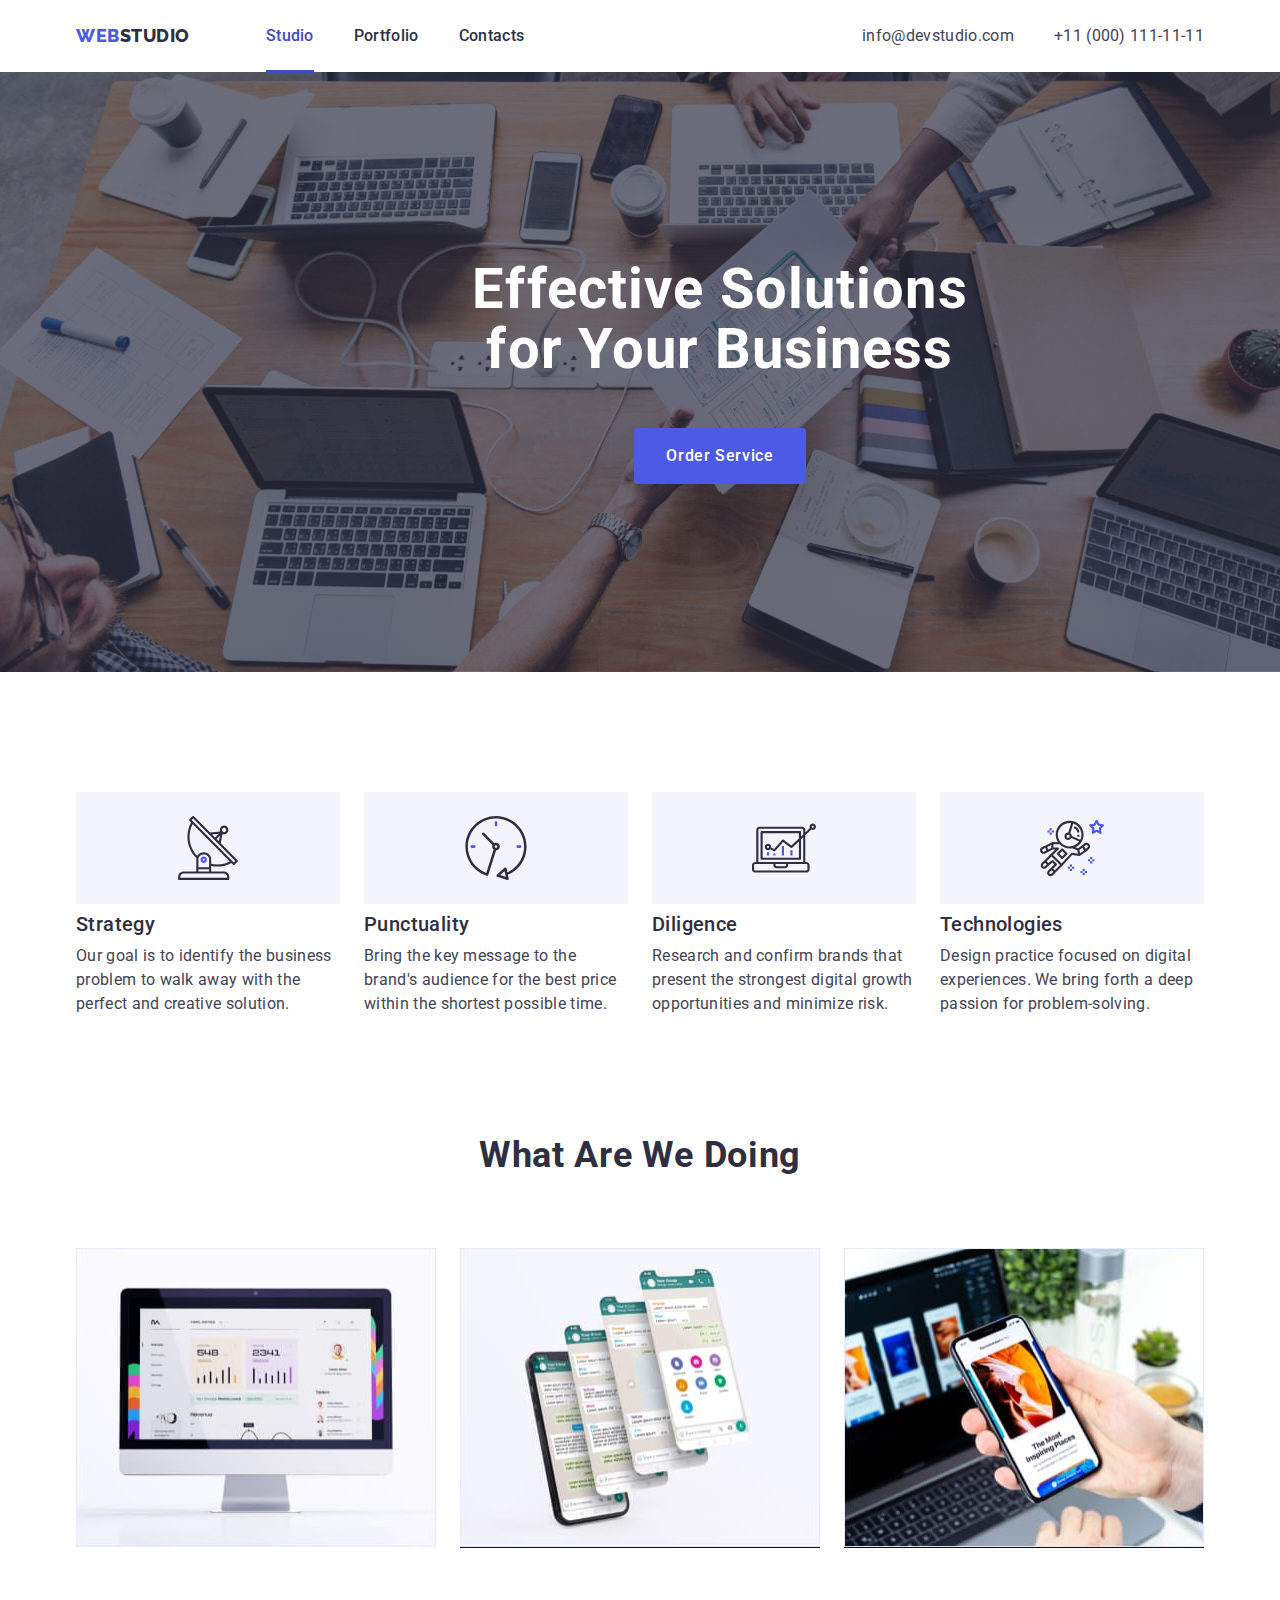
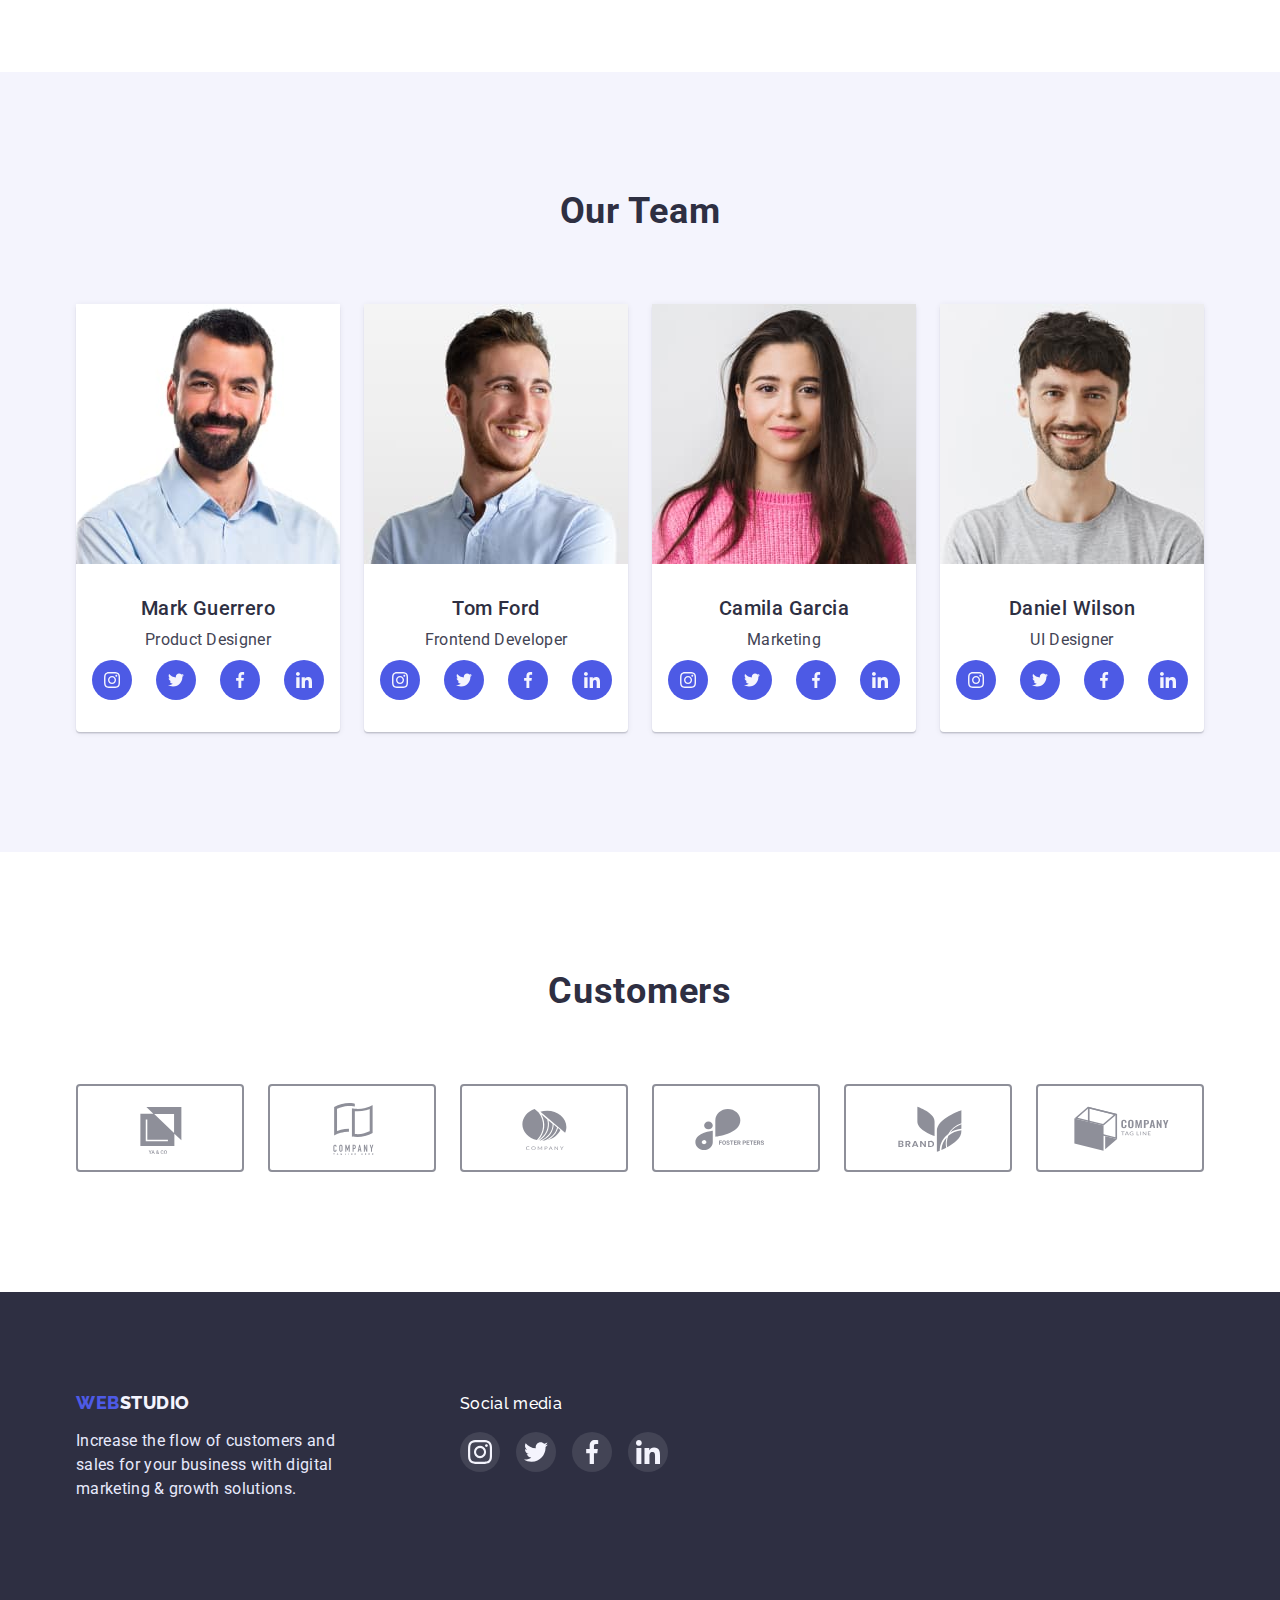
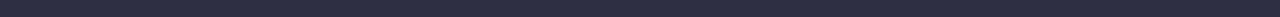
<file: index.html>
<!DOCTYPE html>
<html lang="en">
  <head>
    <meta charset="UTF-8" />
    <meta http-equiv="X-UA-Compatible" content="IE=edge" />
    <meta name="viewport" content="width=device-width, initial-scale=1.0" />
    <title>WebStudio</title>
    <link rel="preconnect" href="https://fonts.googleapis.com" />
    <link rel="preconnect" href="https://fonts.gstatic.com" crossorigin />
    <link
      href="https://fonts.googleapis.com/css2?family=Raleway:wght@800&family=Roboto:wght@400;500;700&display=swap"
      rel="stylesheet"
    />
    <link
      rel="stylesheet"
      href="https://cdnjs.cloudflare.com/ajax/libs/modern-normalize/1.1.0/modern-normalize.min.css"
    />
    <link rel="stylesheet" href="./css/styles.css" />
  </head>
  <body>
    <!-------------------------HEADER---------------------------------->
    <header class="header-titel">
      <div class="conteiner header-flex">
        <nav class="site-nav header-flex">
          <a class="color logo link" href="./index.html">
            Web<span class="logo-titel">Studio</span></a
          >
          <ul class="list pages-nav header-flex">
            <li>
              <a class="site-nav-ling active-page link" href="./index.html"
                >Studio</a
              >
            </li>
            <li>
              <a class="site-nav-ling link" href="./portfolio.html">
                Portfolio</a
              >
            </li>
            <li>
              <a class="site-nav-ling link" href=""> Contacts</a>
            </li>
          </ul>
        </nav>
        <address class="contacs">
          <ul class="list header-flex contacs-list">
            <li>
              <a class="auth-nav-ling link" href="mailto:info@devstudio.com"
                >info@devstudio.com</a
              >
            </li>

            <li>
              <a class="auth-nav-ling link" href="tel:+110001111111"
                >+11 (000) 111-11-11</a
              >
            </li>
          </ul>
        </address>
      </div>
    </header>
    <main>
      <!------------------------------BANER------------------------------------->
      <section class="baner">
        <div class="conteiner">
          <h1 class="baner-titel">Effective Solutions for Your Business</h1>
          <button class="button pointer button-baner" data-modal-open>
            Order Service
          </button>
        </div>
        <div class="backdrop is-hidden" data-modal>
          <div class="madal">
            <button class="close pointer" data-modal-close>
              <svg class="close-item">
                <use href="./images/symbol-defs.svg#icon-Vector"></use>
              </svg>
            </button>
          </div>
        </div>
      </section>
      <!---------------------------BENEFITS----------------------->
      <section class="benefits">
        <div class="conteiner">
          <h2 hidden>Our benefits</h2>
          <ul class="list flex-ben">
            <li class="benefits-item">
              <div class="benefits-svg">
                <svg class="svg-item">
                  <use href="./images/symbol-defs.svg#icon-antenna"></use>
                </svg>
              </div>
              <h3 class="benefits-list">Strategy</h3>
              <p class="benefits-text">
                Our goal is to identify the business problem to walk away with
                the perfect and creative solution.
              </p>
            </li>
            <li class="benefits-item">
              <div class="benefits-svg">
                <svg class="svg-item">
                  <use href="./images/symbol-defs.svg#icon-clock"></use>
                </svg>
              </div>
              <h3 class="benefits-list">Punctuality</h3>
              <p class="benefits-text">
                Bring the key message to the brand's audience for the best price
                within the shortest possible time.
              </p>
            </li>
            <li class="benefits-item">
              <div class="benefits-svg">
                <svg class="svg-item">
                  <use href="./images/symbol-defs.svg#icon-diagram"></use>
                </svg>
              </div>
              <h3 class="benefits-list">Diligence</h3>
              <p class="benefits-text">
                Research and confirm brands that present the strongest digital
                growth opportunities and minimize risk.
              </p>
            </li>

            <li class="benefits-item">
              <div class="benefits-svg">
                <svg class="svg-item">
                  <use href="./images/symbol-defs.svg#icon-astronaut"></use>
                </svg>
              </div>
              <h3 class="benefits-list">Technologies</h3>
              <p class="benefits-text">
                Design practice focused on digital experiences. We bring forth a
                deep passion for problem-solving.
              </p>
            </li>
          </ul>
        </div>
      </section>
      <!--------------------------REASONS------------------------>
      <section class="reasons">
        <div class="conteiner">
          <h2 class="reasons-list">What are we doing</h2>
          <ul class="list reasons-flex">
            <li class="reasons-item">
              <img
                src="./images/gallery/img1.jpg"
                alt="internet sites"
                width="360"
                height="300"
              />
            </li>
            <li class="reasons-item">
              <img
                src="./images/gallery/img2.jpg"
                alt="messengers"
                width="360"
                height="300"
              />
            </li>
            <li>
              <img
                src="./images/gallery/img3.jpg"
                alt="mobile applications"
                width="360"
                height="300"
              />
            </li>
          </ul>
        </div>
      </section>
      <!----------------------------------TEAM---------------------->
      <section class="team">
        <div class="conteiner">
          <h2 class="team-list">Our Team</h2>
          <ul class="list team-flex">
            <li class="team-section">
              <img
                class="port-list"
                src="./images/team/markguerrero.jpg"
                alt="Smail Mark"
                width="264"
                height="260"
              />
              <div class="team-item">
                <h3 class="team-hero">Mark Guerrero</h3>
                <p class="hero-text">Product Designer</p>
                <ul class="list contacts">
                  <li>
                    <a href="" class="contacs-stail">
                      <svg class="contacts-item">
                        <use
                          href="./images/symbol-defs.svg#icon-instagram"
                        ></use>
                      </svg>
                    </a>
                  </li>
                  <li>
                    <a href="" class="contacs-stail">
                      <svg class="contacts-item">
                        <use
                          href="./images/symbol-defs.svg#icon-twitter "
                        ></use>
                      </svg>
                    </a>
                  </li>
                  <li>
                    <a href="" class="contacs-stail">
                      <svg class="contacts-item">
                        <use
                          href="./images/symbol-defs.svg#icon-facebook "
                        ></use>
                      </svg>
                    </a>
                  </li>
                  <li>
                    <a href="" class="contacs-stail">
                      <svg class="contacts-item">
                        <use
                          href="./images/symbol-defs.svg#icon-linkedin "
                        ></use>
                      </svg>
                    </a>
                  </li>
                </ul>
              </div>
            </li>

            <li class="team-section">
              <img
                class="port-list"
                src="./images/team/tomford.jpg"
                alt="Positive Tom "
                width="264"
                height="260"
              />
              <div class="team-item">
                <h3 class="team-hero">Tom Ford</h3>
                <p class="hero-text">Frontend Developer</p>
                <ul class="list contacts">
                  <li>
                    <a href="" class="contacs-stail">
                      <svg class="contacts-item">
                        <use
                          href="./images/symbol-defs.svg#icon-instagram"
                        ></use>
                      </svg>
                    </a>
                  </li>
                  <li>
                    <a href="" class="contacs-stail">
                      <svg class="contacts-item">
                        <use
                          href="./images/symbol-defs.svg#icon-twitter "
                        ></use>
                      </svg>
                    </a>
                  </li>
                  <li>
                    <a href="" class="contacs-stail">
                      <svg class="contacts-item">
                        <use
                          href="./images/symbol-defs.svg#icon-facebook "
                        ></use>
                      </svg>
                    </a>
                  </li>
                  <li>
                    <a href="" class="contacs-stail">
                      <svg class="contacts-item">
                        <use
                          href="./images/symbol-defs.svg#icon-linkedin "
                        ></use>
                      </svg>
                    </a>
                  </li>
                </ul>
              </div>
            </li>
            <li class="team-section">
              <img
                class="port-list"
                src="./images/team/camilagarcia.jpg"
                alt="Beautiful Camila"
                width="264"
                height="260"
              />
              <div class="team-item">
                <h3 class="team-hero">Camila Garcia</h3>
                <p class="hero-text">Marketing</p>
                <ul class="list contacts">
                  <li>
                    <a href="" class="contacs-stail">
                      <svg class="contacts-item">
                        <use
                          href="./images/symbol-defs.svg#icon-instagram"
                        ></use>
                      </svg>
                    </a>
                  </li>
                  <li>
                    <a href="" class="contacs-stail">
                      <svg class="contacts-item">
                        <use
                          href="./images/symbol-defs.svg#icon-twitter "
                        ></use>
                      </svg>
                    </a>
                  </li>
                  <li>
                    <a href="" class="contacs-stail">
                      <svg class="contacts-item">
                        <use
                          href="./images/symbol-defs.svg#icon-facebook "
                        ></use>
                      </svg>
                    </a>
                  </li>
                  <li>
                    <a href="" class="contacs-stail">
                      <svg class="contacts-item">
                        <use
                          href="./images/symbol-defs.svg#icon-linkedin "
                        ></use>
                      </svg>
                    </a>
                  </li>
                </ul>
              </div>
            </li>
            <li class="team-section">
              <img
                class="port-list"
                src="./images/team/danielwilson.jpg"
                alt="Happy Daniel"
                width="264"
                height="260"
              />
              <div class="team-item">
                <h3 class="team-hero">Daniel Wilson</h3>
                <p class="hero-text">UI Designer</p>
                <ul class="list contacts">
                  <li>
                    <a href="" class="contacs-stail">
                      <svg class="contacts-item">
                        <use
                          href="./images/symbol-defs.svg#icon-instagram"
                        ></use>
                      </svg>
                    </a>
                  </li>
                  <li>
                    <a href="" class="contacs-stail">
                      <svg class="contacts-item">
                        <use
                          href="./images/symbol-defs.svg#icon-twitter "
                        ></use>
                      </svg>
                    </a>
                  </li>
                  <li>
                    <a href="" class="contacs-stail">
                      <svg class="contacts-item">
                        <use
                          href="./images/symbol-defs.svg#icon-facebook "
                        ></use>
                      </svg>
                    </a>
                  </li>
                  <li>
                    <a href="" class="contacs-stail">
                      <svg class="contacts-item">
                        <use
                          href="./images/symbol-defs.svg#icon-linkedin "
                        ></use>
                      </svg>
                    </a>
                  </li>
                </ul>
              </div>
            </li>
          </ul>
        </div>
      </section>
      <!---------------------------Customers------------------------>
      <section class="customers">
        <div class="conteiner">
          <h2 class="customers-titel">Customers</h2>
          <ul class="list customers-list">
            <li class="customers-item">
              <a href="" class="customers-stail">
                <svg class="customers-svg">
                  <use href="./images/symbol-defs.svg#icon-Logo1"></use>
                </svg>
              </a>
            </li>
            <li class="customers-item">
              <a href="" class="customers-stail">
                <svg class="customers-svg">
                  <use href="./images/symbol-defs.svg#icon-Logo2"></use>
                </svg>
              </a>
            </li>
            <li class="customers-item">
              <a href="" class="customers-stail">
                <svg class="customers-svg">
                  <use href="./images/symbol-defs.svg#icon-Logo3"></use>
                </svg>
              </a>
            </li>
            <li class="customers-item">
              <a href="" class="customers-stail">
                <svg class="customers-svg">
                  <use href="./images/symbol-defs.svg#icon-Logo4"></use>
                </svg>
              </a>
            </li>
            <li class="customers-item">
              <a href="" class="customers-stail">
                <svg class="customers-svg">
                  <use href="./images/symbol-defs.svg#icon-Logo5"></use>
                </svg>
              </a>
            </li>
            <li class="customers-item">
              <a href="" class="customers-stail">
                <svg class="customers-svg">
                  <use href="./images/symbol-defs.svg#icon-Logo6"></use>
                </svg>
              </a>
            </li>
          </ul>
        </div>
      </section>
    </main>
    <!-------------------------------FOOTER------------------------------->
    <footer class="footer">
      <div class="conteiner footer-section">
        <div>
          <a class="logo-footer logo link" href="./index.html"
            >Web<span class="footer-titel">Studio</span>
          </a>
          <p class="footer-text">
            Increase the flow of customers and sales for your business with
            digital marketing & growth solutions.
          </p>
        </div>
        <div class="media">
          <h2 class="media-titel">Social media</h2>
          <ul class="list contacts-footer">
            <li>
              <a href="" class="contacs-footer-stail">
                <svg class="contacts-footer-item">
                  <use href="./images/symbol-defs.svg#icon-instagram"></use>
                </svg>
              </a>
            </li>
            <li>
              <a href="" class="contacs-footer-stail">
                <svg class="contacts-footer-item">
                  <use href="./images/symbol-defs.svg#icon-twitter "></use>
                </svg>
              </a>
            </li>
            <li>
              <a href="" class="contacs-footer-stail">
                <svg class="contacts-footer-item">
                  <use href="./images/symbol-defs.svg#icon-facebook "></use>
                </svg>
              </a>
            </li>
            <li>
              <a href="" class="contacs-footer-stail">
                <svg class="contacts-footer-item">
                  <use href="./images/symbol-defs.svg#icon-linkedin "></use>
                </svg>
              </a>
            </li>
          </ul>
        </div>
      </div>
    </footer>
    <script src="./js/modal.js"></script>
  </body>
</html>
</file>
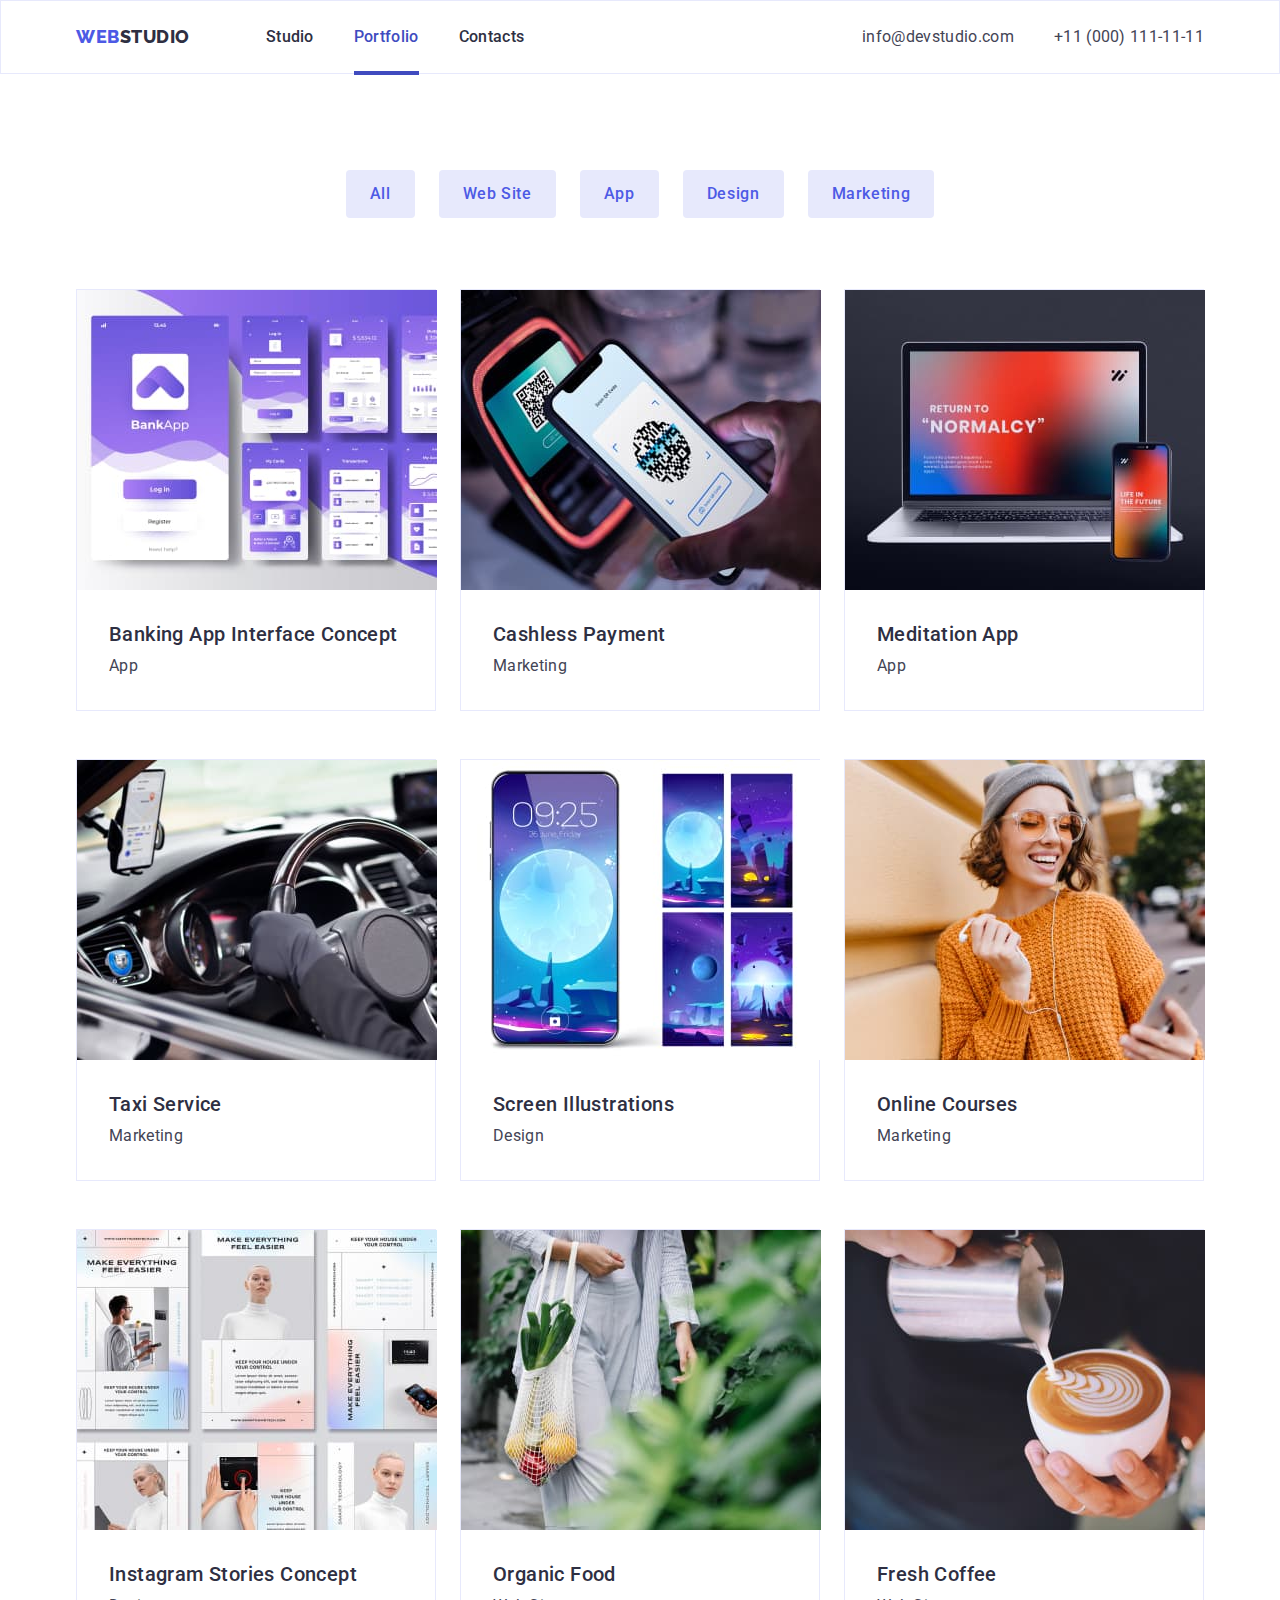
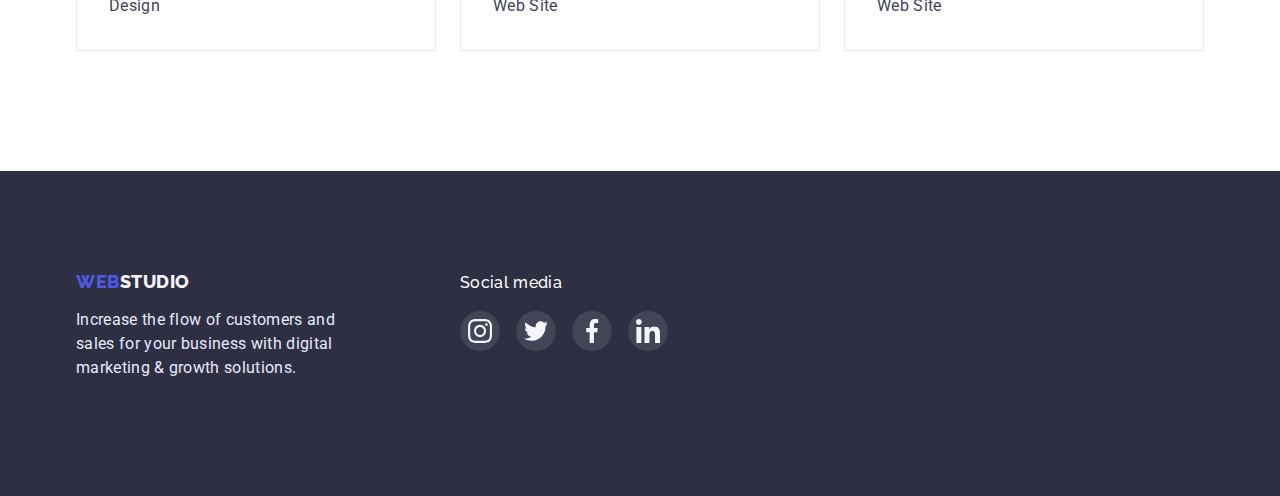
<file: portfolio.html>
<!DOCTYPE html>
<html lang="en">
  <head>
    <meta charset="UTF-8" />
    <meta http-equiv="X-UA-Compatible" content="IE=edge" />
    <meta name="viewport" content="width=device-width, initial-scale=1.0" />
    <title>WebStudio</title>
    <link rel="preconnect" href="https://fonts.googleapis.com" />
    <link rel="preconnect" href="https://fonts.gstatic.com" crossorigin />
    <link
      href="https://fonts.googleapis.com/css2?family=Raleway:wght@800&family=Roboto:wght@400;500;700&display=swap"
      rel="stylesheet"
    />

    <link
      rel="stylesheet"
      href="https://cdnjs.cloudflare.com/ajax/libs/modern-normalize/1.1.0/modern-normalize.min.css"
    />

    <link rel="stylesheet" href="./css/styles.css" />
  </head>
  <body>
    <header class="header-titel port-heder">
      <div class="conteiner header-flex">
        <nav class="site-nav header-flex">
          <a class="color logo link" href="./index.html">
            Web<span class="logo-titel">Studio</span></a
          >
          <ul class="list pages-nav header-flex">
            <li>
              <a class="site-nav-ling link" href="./index.html">Studio</a>
            </li>
            <li>
              <a class="site-nav-ling active-page link" href="./portfolio.html">
                Portfolio</a
              >
            </li>
            <li>
              <a class="site-nav-ling link" href=""> Contacts</a>
            </li>
          </ul>
        </nav>
        <address class="contacs">
          <ul class="list header-flex contacs-list">
            <li>
              <a class="auth-nav-ling link" href="mailto:info@devstudio.com"
                >info@devstudio.com</a
              >
            </li>

            <li>
              <a class="auth-nav-ling link" href="tel:+110001111111"
                >+11 (000) 111-11-11</a
              >
            </li>
          </ul>
        </address>
      </div>
    </header>
    <main>
      <section class="port-section">
        <div class="conteiner port-filter">
          <h1 hidden>Our projects</h1>
          <ul class="list port-flex">
            <li>
              <button class="portfolio-button pointer" type="button">
                All
              </button>
            </li>
            <li>
              <button class="portfolio-button pointer" type="button">
                Web Site
              </button>
            </li>
            <li>
              <button class="portfolio-button pointer" type="button">
                App
              </button>
            </li>
            <li>
              <button class="portfolio-button pointer" type="button">
                Design
              </button>
            </li>

            <li>
              <button class="portfolio-button pointer" type="button">
                Marketing
              </button>
            </li>
          </ul>
        </div>
        <div class="conteiner">
          <ul class="list projects projects-flex">
            <li class="projects-list">
              <a class="link overlay-focus" href=""
                ><div class="overlay">
                  <img
                    class="port-list"
                    src="./images/portfolio/img1.jpg"
                    alt="Banking App
                Interface Concept"
                    width="360"
                    height="300"
                  />
                  <p class="overlay-element">
                    14 Stylish and User-Friendly App Design Concepts · Task
                    Manager App · Calorie Tracker App · Exotic Fruit Ecommerce
                    App · Cloud Storage App
                  </p>
                </div>
                <div class="projects-box">
                  <h2 class="projects-item">Banking App Interface Concept</h2>
                  <p class="projects-text">App</p>
                </div></a
              >
            </li>

            <li class="projects-list">
              <a class="link overlay-focus" href=""
                ><div class="overlay">
                  <img
                    class="port-list"
                    src="./images/portfolio/img2.jpg"
                    alt="Cashless Payment"
                    width="360"
                    height="300"
                  />
                  <p class="overlay-element">
                    14 Stylish and User-Friendly App Design Concepts · Task
                    Manager App · Calorie Tracker App · Exotic Fruit Ecommerce
                    App · Cloud Storage App
                  </p>
                </div>
                <div class="projects-box">
                  <h2 class="projects-item">Cashless Payment</h2>
                  <p class="projects-text">Marketing</p>
                </div></a
              >
            </li>
            <li class="projects-list">
              <a class="link overlay-focus" href=""
                ><div class="overlay">
                  <img
                    class="port-list"
                    src="./images/portfolio/img3.jpg"
                    alt="Meditation App"
                    width="360"
                    height="300"
                  />
                  <p class="overlay-element">
                    14 Stylish and User-Friendly App Design Concepts · Task
                    Manager App · Calorie Tracker App · Exotic Fruit Ecommerce
                    App · Cloud Storage App
                  </p>
                </div>
                <div class="projects-box">
                  <h2 class="projects-item">Meditation App</h2>
                  <p class="projects-text">App</p>
                </div></a
              >
            </li>
            <li class="projects-list">
              <a class="link overlay-focus" href="">
                <div class="overlay">
                  <img
                    class="port-list"
                    src="./images/portfolio/img4.jpg"
                    alt="Taxi Service"
                    width="360"
                    height="300"
                  />
                  <p class="overlay-element">
                    14 Stylish and User-Friendly App Design Concepts · Task
                    Manager App · Calorie Tracker App · Exotic Fruit Ecommerce
                    App · Cloud Storage App
                  </p>
                </div>
                <div class="projects-box">
                  <h2 class="projects-item">Taxi Service</h2>
                  <p class="projects-text">Marketing</p>
                </div></a
              >
            </li>
            <li class="projects-list">
              <a class="link overlay-focus" href="">
                <div class="overlay">
                  <img
                    class="port-list"
                    src="./images/portfolio/img5.jpg"
                    alt="Screen
                Illustrations"
                    width="360"
                    height="300"
                  />
                  <p class="overlay-element">
                    14 Stylish and User-Friendly App Design Concepts · Task
                    Manager App · Calorie Tracker App · Exotic Fruit Ecommerce
                    App · Cloud Storage App
                  </p>
                </div>
                <div class="projects-box">
                  <h2 class="projects-item">Screen Illustrations</h2>
                  <p class="projects-text">Design</p>
                </div></a
              >
            </li>
            <li class="projects-list">
              <a class="link overlay-focus" href=""
                ><div class="overlay">
                  <img
                    class="port-list"
                    src="./images/portfolio/img6.jpg"
                    alt="Online Courses"
                    width="360"
                    height="300"
                  />
                  <p class="overlay-element">
                    14 Stylish and User-Friendly App Design Concepts · Task
                    Manager App · Calorie Tracker App · Exotic Fruit Ecommerce
                    App · Cloud Storage App
                  </p>
                </div>
                <div class="projects-box">
                  <h2 class="projects-item">Online Courses</h2>
                  <p class="projects-text">Marketing</p>
                </div></a
              >
            </li>
            <li class="projects-list">
              <a class="link overlay-focus" href=""
                ><div class="overlay">
                  <img
                    class="port-list"
                    src="./images/portfolio/img7.jpg"
                    alt="Instagram Stories
                Concept"
                    width="360"
                    height="300"
                  />
                  <p class="overlay-element">
                    14 Stylish and User-Friendly App Design Concepts · Task
                    Manager App · Calorie Tracker App · Exotic Fruit Ecommerce
                    App · Cloud Storage App
                  </p>
                </div>

                <div class="projects-box">
                  <h2 class="projects-item">Instagram Stories Concept</h2>
                  <p class="projects-text">Design</p>
                </div></a
              >
            </li>
            <li class="projects-list">
              <a class="link overlay-focus" href=""
                ><div class="overlay">
                  <img
                    class="port-list"
                    src="./images/portfolio/img8.jpg"
                    alt="Organic Food"
                    width="360"
                    height="300"
                  />
                  <p class="overlay-element">
                    14 Stylish and User-Friendly App Design Concepts · Task
                    Manager App · Calorie Tracker App · Exotic Fruit Ecommerce
                    App · Cloud Storage App
                  </p>
                </div>
                <div class="projects-box">
                  <h2 class="projects-item">Organic Food</h2>
                  <p class="projects-text">Web Site</p>
                </div></a
              >
            </li>
            <li class="projects-list">
              <a class="link overlay-focus" href=""
                ><div class="overlay">
                  <img
                    class="port-list"
                    src="./images/portfolio/img9.jpg"
                    alt="Fresh Coffee"
                    width="360"
                    height="300"
                  />
                  <p class="overlay-element">
                    14 Stylish and User-Friendly App Design Concepts · Task
                    Manager App · Calorie Tracker App · Exotic Fruit Ecommerce
                    App · Cloud Storage App
                  </p>
                </div>
                <div class="projects-box">
                  <h2 class="projects-item">Fresh Coffee</h2>
                  <p class="projects-text">Web Site</p>
                </div></a
              >
            </li>
          </ul>
        </div>
      </section>
    </main>
    <footer class="footer">
      <div class="conteiner footer-section">
        <div>
          <a class="logo-footer logo link" href="./index.html"
            >Web<span class="footer-titel">Studio</span>
          </a>
          <p class="footer-text">
            Increase the flow of customers and sales for your business with
            digital marketing & growth solutions.
          </p>
        </div>
        <div class="media">
          <h2 class="media-titel">Social media</h2>
          <ul class="list contacts-footer">
            <li>
              <a href="" class="contacs-footer-stail">
                <svg class="contacts-footer-item">
                  <use href="./images/symbol-defs.svg#icon-instagram"></use>
                </svg>
              </a>
            </li>
            <li>
              <a href="" class="contacs-footer-stail">
                <svg class="contacts-footer-item">
                  <use href="./images/symbol-defs.svg#icon-twitter "></use>
                </svg>
              </a>
            </li>
            <li>
              <a href="" class="contacs-footer-stail">
                <svg class="contacts-footer-item">
                  <use href="./images/symbol-defs.svg#icon-facebook "></use>
                </svg>
              </a>
            </li>
            <li>
              <a href="" class="contacs-footer-stail">
                <svg class="contacts-footer-item">
                  <use href="./images/symbol-defs.svg#icon-linkedin "></use>
                </svg>
              </a>
            </li>
          </ul>
        </div>
      </div>
    </footer>
  </body>
</html>
</file>
<file: css/styles.css>
/*index.html*/
:root {
  --praimary-text-color: #434455;
  --title-text-color: #2e2f42;
  --accent-color: #f4f4fd;
  --logo-text-color: #4d5ae5;
  --body-color: #ffffff;
  --footer-text-color: #e7e9fc;
  --color-grey: #2e2f42;
  --color-ocean: #404bbf;
  --color-green: #31d0aa;

  --border-color: #8e8f99;
  --time-transform: 250ms cubic-bezier(0.4, 0, 0.2, 1);
}

body {
  background-color: var(--body-color);
  font-family: Roboto, sans-serif;
  color: var(--praimary-text-color);
}
.conteiner {
  width: 1158px;
  margin: auto;
  padding-left: 15px;
  padding-right: 15px;
}
/*---------------------- Navigation -------------------*/
.header-flex {
  display: flex;
  align-items: center;
}

.header-titel {
  padding-top: 24px;
  padding-bottom: 24px;
}
.site-nav {
}
.staile {
  font-style: normal;
}
.site-nav-ling {
  position: relative;
  color: var(--title-text-color);
  height: 24px;
  transition: var(--time-transform);
}
.active-page {
  color: var(--color-ocean);
}

.active-page::after {
  content: "";
  position: absolute;

  left: 0;
  width: 100%;
  height: 4px;
  top: 44px;
  background: var(--color-ocean);
}
.auth-nav-ling {
  color: var(--praimary-text-color);
  letter-spacing: 0.02em;
  font-weight: 400;
  font-size: 16px;
  line-height: 1.5;
  align-items: center;
  transition: var(--time-transform);
}

.pages-nav {
  font-weight: 500;
  font-size: 16px;
  line-height: 1.5;
  letter-spacing: 0.02em;
  gap: 40px;
}

.site-nav-ling:is(:hover, :focus) {
  color: var(--color-ocean);
}
.auth-nav-ling:hover,
.auth-nav-ling:focus {
  color: var(--color-ocean);
}
.contacs {
  font-style: normal;
  margin-left: auto;
}

.contacs-list {
  gap: 40px;
}
.color {
  display: inline-block;
  color: var(--logo-text-color);
}
.logo {
  font-family: Raleway, sans-serif;
  font-weight: 800;
  font-size: 18px;
  line-height: 1.17;
  letter-spacing: 0.03em;
  text-transform: uppercase;
  margin-right: 76px;
}
.logo-titel {
  color: var(--title-text-color);
}
/*--------------------------- Baner -----------------------*/
.baner {
  background-image: linear-gradient(
      rgba(46, 47, 66, 0.7),
      rgba(46, 47, 66, 0.7)
    ),
    url(../images/gallery/peopleoffice.jpg);
  width: 1440px;
  margin-left: auto;
  margin-right: auto;
  background-repeat: no-repeat;
  background-position: center;
  background-size: contain;
  background-color: var(--title-text-color);
  text-align: center;
  padding-bottom: 188px;
  padding-top: 188px;
}

.baner-titel {
  color: var(--body-color);

  font-weight: 700;
  font-size: 56px;
  line-height: 1.07;

  letter-spacing: 0.02em;

  max-width: 496px;
  text-align: center;
  margin: auto;
  margin-bottom: 48px;
}

.button-baner {
  border: 0px;
  font-family: Roboto, sans-serif;
  font-weight: 500;
  font-size: 16px;
  line-height: 1.5;
  letter-spacing: 0.04em;
  border-radius: 4px;
  padding: 16px 32px;
  margin: 0;
  transition: var(--time-transform);
}
.button-baner:hover,
.button-baner:focus {
  background-color: var(--color-ocean);
  box-shadow: 0px 3px 1px rgba(0, 0, 0, 0.1), 0px 2px 1px rgba(0, 0, 0, 0.08),
    0px 2px 2px rgba(0, 0, 0, 0.12);
}

.backdrop {
  position: fixed;

  width: 100%;
  height: 100%;
  left: 0;
  top: 0;
  background-color: rgba(46, 47, 66, 0.4);
}
.backdrop.is-hidden {
  opacity: 0;
  pointer-events: none;
}
.madal {
  width: 408px;
  height: 576px;
  background-color: var(--body-color);

  position: absolute;
  top: 50%;
  left: 50%;
  transform: translate(-50%, -50%);
  padding: 24px;
}
.close {
  position: absolute;
  right: 24px;
  padding: 0;
  width: 24px;
  height: 24px;
  border-radius: 50%;
  border-color: rgba(0, 0, 0, 0.1);
  background-color: var(--footer-text-color);
  fill: #000;
  transition: var(--time-transform);
}
.close:is(:hover, :focus) {
  background-color: var(--color-ocean);
  fill: var(--body-color);
}
.close-item {
  position: absolute;
  width: 8px;
  height: 8px;

  top: 50%;
  left: 50%;
  transform: translate(-50%, -50%);
}
/*------------------------ Benefits -----------------*/
.benefits {
  padding-bottom: 120px;
  padding-top: 120px;
}
.flex-ben {
  display: flex;

  gap: 24px;
}

.benefits-item {
  max-width: 264px;
}

.benefits-svg {
  display: flex;
  align-items: center;
  justify-content: center;
  height: 112px;

  background-color: var(--accent-color);
}

.svg-item {
  width: 64px;
  height: 64px;
}
.benefits-list {
  color: var(--title-text-color);
  font-weight: 500;
  font-size: 20px;
  line-height: 1.2;

  letter-spacing: 0.02em;
  margin-bottom: 8px;
  margin-top: 8px;
}

.benefits-text {
  color: var(--praimary-text-color);
  font-weight: 400;
  font-size: 16px;
  line-height: 1.5;

  letter-spacing: 0.02em;
  margin: 0;
}
/*--------------------------- Reasons --------------------*/
.reasons {
  padding-bottom: 120px;
}
.reasons-flex {
  display: flex;
  gap: 24px;
}
.reasons-item {
  flex-basis: calc((100% - 24px) / 3);
}
.reasons-list {
  color: var(--title-text-color);
  font-weight: 700;
  font-size: 36px;
  line-height: 1.11;

  text-align: center;
  letter-spacing: 0.02em;
  text-transform: capitalize;
  margin-bottom: 72px;
}

/*------------------------------ Team ---------------------*/
.team {
  background-color: var(--accent-color);
  padding-top: 120px;
  padding-bottom: 120px;
}
.team-section {
  width: 264px;
  height: 428px;
  background-color: var(--body-color);

  border-radius: 4px;

  flex-basis: calc((100% - 24px) / 4);
  box-shadow: 0px 1px 6px rgba(46, 47, 66, 0.08),
    0px 1px 1px rgba(46, 47, 66, 0.16), 0px 2px 1px rgba(46, 47, 66, 0.08);
}
.team-flex {
  display: flex;
  gap: 24px;
  text-align: center;
}
.team-list {
  color: var(--title-text-color);
  font-weight: 700;
  font-size: 36px;
  line-height: 1.11;

  text-align: center;
  letter-spacing: 0.02em;
  text-transform: capitalize;

  margin-bottom: 72px;
}
.team-item {
  padding: 32px 16px;
}
.team-hero {
  color: var(--title-text-color);
  font-weight: 500;
  font-size: 20px;
  line-height: 1.2;
  letter-spacing: 0.02em;

  margin-bottom: 8px;
}

.hero-text {
  color: var(--praimary-text-color);
  font-weight: 400;
  font-size: 16px;
  line-height: 1.5;

  letter-spacing: 0.02em;
  margin: 0;
  margin-bottom: 8px;
}

.contacts {
  display: flex;

  width: 232px;
  height: 40px;
  gap: 24px;
}
.contacs-list {
}
.contacs-stail {
  display: flex;
  align-items: center;
  justify-content: center;
  background-color: var(--logo-text-color);
  border-radius: 50%;
  width: 40px;
  height: 40px;
  transition: var(--time-transform);
}
.contacs-stail:is(:hover, :focus) {
  background-color: var(--color-ocean);
}

.contacts-item {
  width: 16px;
  height: 16px;
}
/*--------------------------Customers-----------------------*/
.customers {
  padding-top: 120px;
  padding-bottom: 120px;
}

.customers-titel {
  color: var(--title-text-color);
  font-style: normal;
  font-weight: 700;
  font-size: 36px;
  line-height: 1.11em;

  text-align: center;
  letter-spacing: 0.02em;
  text-transform: capitalize;
  margin-bottom: 72px;
}

.customers-list {
  display: flex;
  width: 1128px;
  height: 88px;
  gap: 24px;
}
.customers-item {
  width: 168px;
  height: 88px;
}
.customers-stail {
  display: flex;
  align-items: center;
  justify-content: center;
  width: 168px;
  height: 88px;
  border: 2px solid var(--border-color);

  fill: var(--border-color);

  border-radius: 4px;
  transition: var(--time-transform);
}
.customers-item :is(:hover, :focus) {
  border-color: var(--color-ocean);

  fill: var(--color-ocean);
}
.customers-svg {
  width: 104px;
  height: 56px;
}

/* ---------------------------Footer------------------------ */
.footer {
  background-color: var(--color-grey);

  font-family: Raleway, sans-serif;
  padding-top: 100px;
  padding-bottom: 100px;
}
.footer-section {
  display: flex;
  margin-left: auto;
  gap: 120px;
}
.logo-footer {
  color: var(--logo-text-color);
  font-family: Raleway, sans-serif;
  font-weight: 800;
  font-size: 18px;
  line-height: 1.17;
}
.footer-titel {
  color: var(--accent-color);
  font-family: Raleway, sans-serif;
}

.footer-text {
  font-family: Roboto, sans-serif;
  color: var(--footer-text-color);
  font-weight: 400;
  font-size: 16px;
  line-height: 1.5;

  letter-spacing: 0.02em;
  width: 264px;
  height: 72px;
}
.media-titel {
  font-style: normal;
  font-weight: 500;
  font-size: 16px;
  line-height: 1.5em;

  letter-spacing: 0.02em;
  color: var(--body-color);
  margin-bottom: 16px;
}
.contacts-footer {
  display: flex;

  gap: 16px;
}
.contacs-footer-list {
}
.contacs-footer-stail {
  display: flex;
  align-items: center;
  justify-content: center;
  background-color: var(--praimary-text-color);
  border-radius: 50%;
  width: 40px;
  height: 40px;
  transition: var(--time-transform);
}
.contacs-footer-stail:is(:hover, :focus) {
  background-color: var(--color-green);
}

.contacts-footer-item {
  width: 24px;
  height: 24px;
}

/*!-------------------Portfolio--------------------*/
/*!------------------HEDER port--------------------*/
.port-section {
  padding-bottom: 120px;
  padding-top: 96px;
}

.port-heder {
  border: 1px solid #e7e9fc;
}
.port-flex {
  display: flex;
  gap: 24px;
  justify-content: center;
}

.port-filter {
  margin-bottom: 71px;
}

.projects-list {
  border: 1px solid #e7e9fc;

  width: 360px;
  transition: var(--time-transform);
}
.projects-list:is(:hover, :focus) {
  box-shadow: 0px 1px 6px rgba(46, 47, 66, 0.08),
    0px 1px 1px rgba(46, 47, 66, 0.16), 0px 2px 1px rgba(46, 47, 66, 0.08);
}
.port-list {
  display: block;
}
.projects-box {
  padding: 32px;
}

.projects-flex {
  display: flex;
  flex-wrap: wrap;
  column-gap: 24px;
  row-gap: 48px;
}
.portfolio-button {
  background-color: var(--footer-text-color);
  color: var(--logo-text-color);
  border: 0px;
  font-family: Roboto, sans-serif;
  font-weight: 500;
  font-size: 16px;
  line-height: 1.5;
  letter-spacing: 0.04em;
  padding: 12px 24px;
  border-radius: 4px;
  transition: var(--time-transform);
}
.portfolio-button:is(:hover, :focus) {
  background-color: var(--color-ocean);
  color: var(--body-color);
  border: 0px;
  font-family: Roboto, sans-serif;
  font-weight: 500;
  font-size: 16px;
  line-height: 1.5;
  letter-spacing: 0.04em;
  padding: 12px 24px;
  border-radius: 4px;
  box-shadow: 0px 3px 1px rgba(0, 0, 0, 0.1), 0px 2px 1px rgba(0, 0, 0, 0.08),
    0px 2px 2px rgba(0, 0, 0, 0.12);
}
.projects-item {
  margin-bottom: 8px;
  font-weight: 500;
  font-size: 20px;
  line-height: 1.2;

  letter-spacing: 0.02em;
  color: var(--title-text-color);
}
.projects-text {
  margin: 0;
  font-weight: 400;
  font-size: 16px;
  line-height: 1.5;

  letter-spacing: 0.02em;
  color: var(--praimary-text-color);
}
.projects-overlay-item {
}
.overlay {
  position: relative;

  width: 360px;
  height: 300px;
  overflow: hidden;
}
.overlay-element {
  position: absolute;
  background-color: var(--color-ocean);
  margin: 0;
  left: 0;
  top: 0;
  height: 100%;
  line-height: 1.5;
  padding-top: 40px;
  padding-right: 32px;
  padding-left: 32px;
  padding-bottom: 164px;
  color: var(--accent-color);

  transform: translateY(100%);
  transition: transform var(--time-transform);
}

.overlay-focus:focus .overlay-element {
  transform: translateY(0);
}
.projects-list:hover .overlay-element {
  transform: translateY(0);
}
/*------------------------- Batton -------------------*/

.button {
  color: var(--body-color);
  background-color: var(--logo-text-color);
  border: 0px;
}

/*-------------------- Component --------------------*/

.section-title {
  color: var(--title-text-color);
}

.praimary-text {
  color: var(--praimary-text-color);
}
.pointer {
  cursor: pointer;
}
.link {
  text-decoration: none;
}
.list {
  list-style: none;
  margin: 0;
  padding: 0;
}
h1,
h2,
h3,
h4,
h5,
h6 {
  margin: 0;
}
</file>
